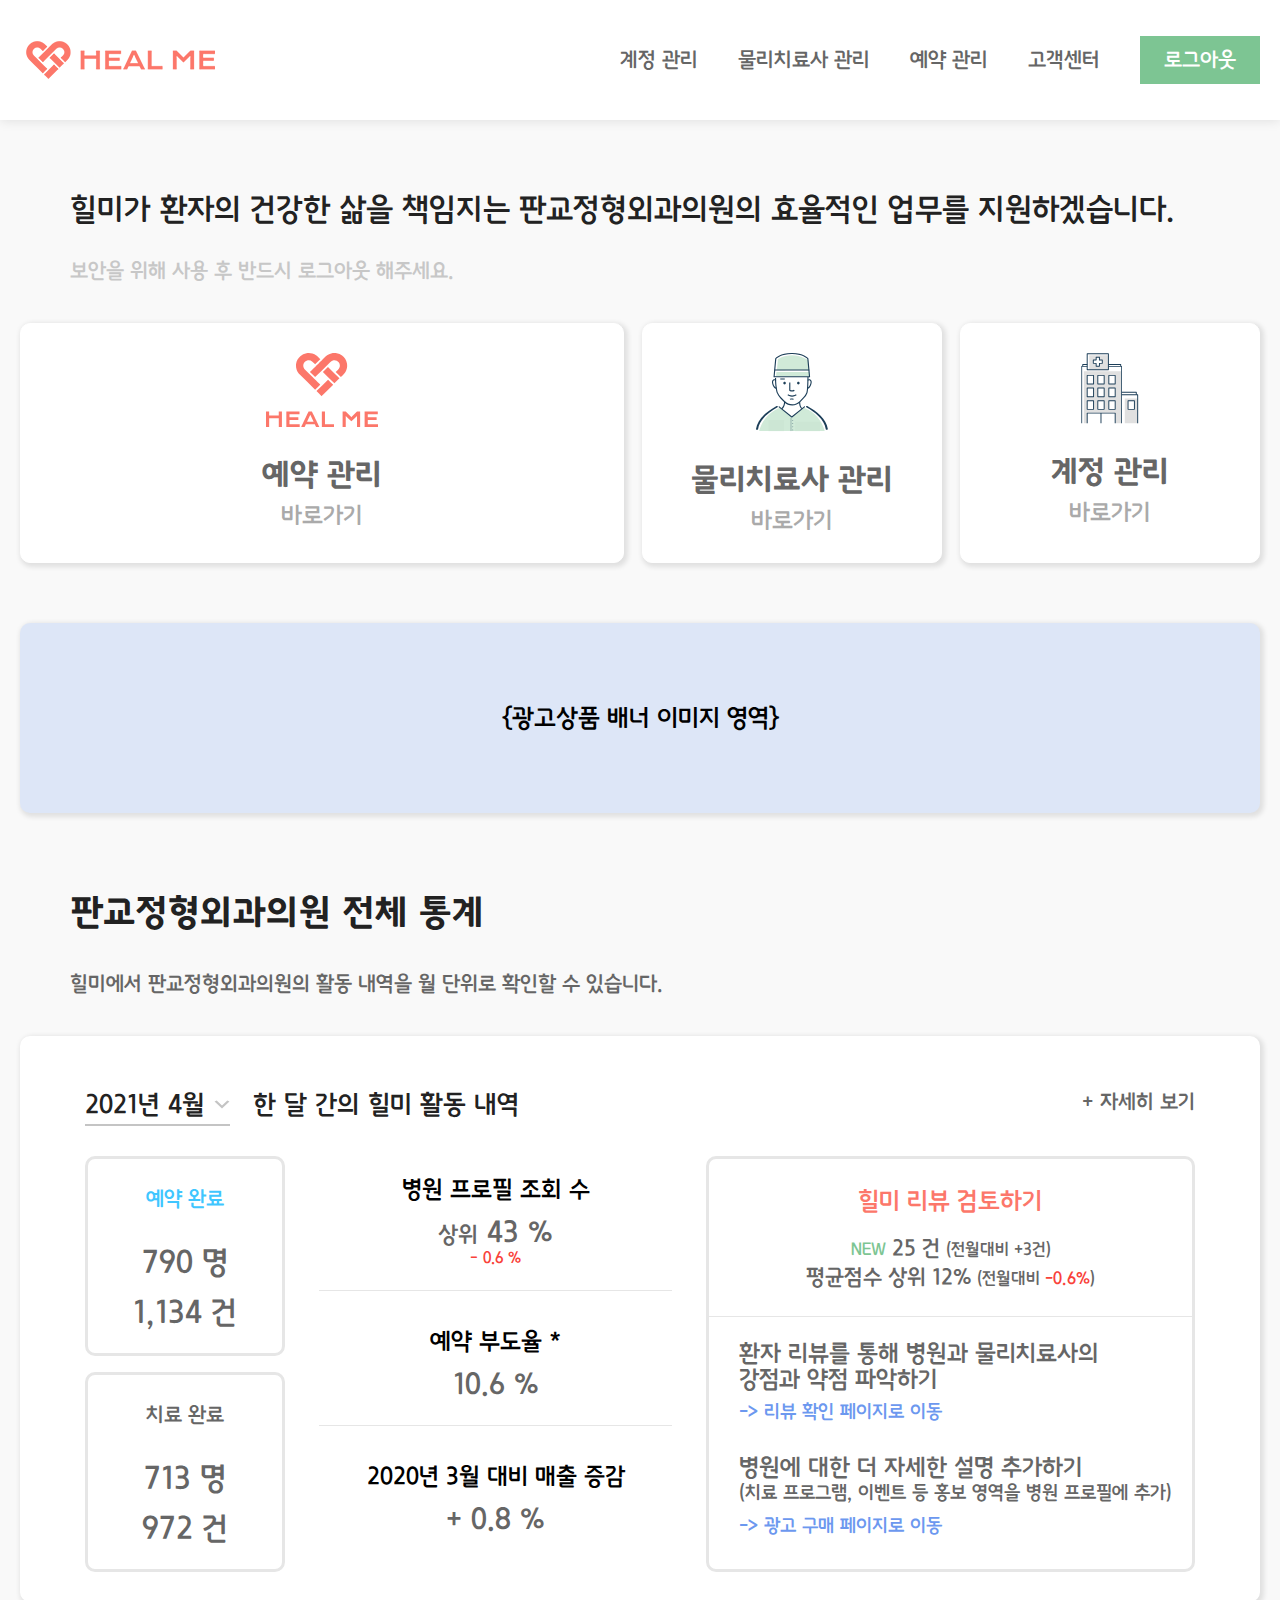
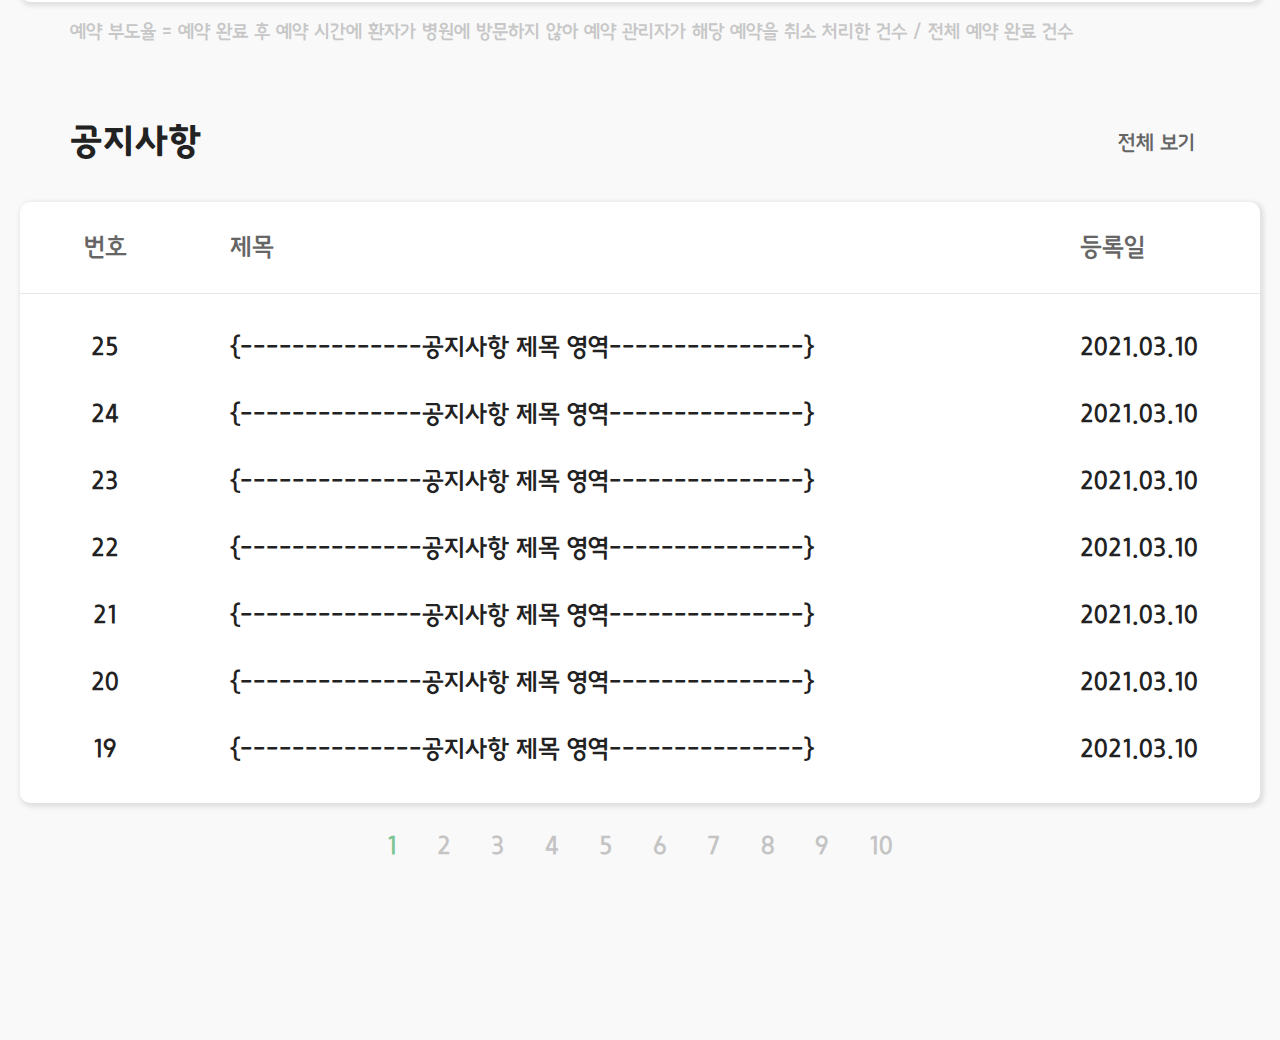
<file: ui1.html>
<!DOCTYPE html>
<html lang="ko">
<head>
    <meta charset="UTF-8">
    <!-- <meta content="width=device-width, initial-scale=1" name="viewport" /> -->
    <meta name="viewport" content="width=1280">
    <meta http-equiv="X-UA-Compatible" content="IE=edge, chrome=1">
    <meta property="og:type" content="website">
    <meta property="og:title" content="HEAL ME">
    <meta property="og:description" content="HEAL ME">
    <!-- <meta property="og:image" content="assets/images/og.png"> -->
    <meta property="og:url" content="">
    <title>HEAL ME</title>
    <!-- <link rel="shortcut icon" type="image/x-icon" href="assets/images/favicon.ico" /> -->
    <link type="text/css" rel="stylesheet" href="assets/css/healme_font.css" />
        <link type="text/css" rel="stylesheet" href="assets/css/healme_default.css" />
</head>
<body>
<div class="bg_dimmed"></div>
<div id="wrap" class="healme_wrap admin"><!--병원 계정 시 hospital class 추가 -->
    <header>
        <div class="inner">
            <h1><a href="/"><img src="assets/img/logo.svg" alt="HEAL ME"></a></h1>
            <nav>
                <ul>
                    <li><a href="#a">계정 관리</a></li>
                    <li><a href="#a">물리치료사 관리</a></li>
                    <li><a href="#a">예약 관리</a></li>
                    <li><a href="#a">고객센터</a></li>
                    <li class="logout"><a href="#a">로그아웃</a></li>
                </ul>
            </nav>
        </div>
    </header>
    <div class="admin_container">
        <section class="cont_top">
            <p class="tit">힐미가 환자의 건강한 삶을 책임지는 판교정형외과의원의 효율적인 업무를 지원하겠습니다.</p>
            <p class="stit">보안을 위해 사용 후 반드시 로그아웃 해주세요.</p>
            <ul class="link_list">
                <li class="card">
                    <a href="#a">
                        <img src="assets/img/link_ico_01.svg" alt="" width="112">
                        <b>예약 관리</b>
                        <span>바로가기</span>
                    </a>
                </li>
                <li class="card">
                    <a href="#a">
                        <img src="assets/img/link_ico_02.svg" alt="" width="72">
                        <b>물리치료사 관리</b>
                        <span>바로가기</span>
                    </a>
                </li>
                <li class="card">
                    <a href="#a">
                        <img src="assets/img/link_ico_03.svg" alt="" width="58">
                        <b>계정 관리</b>
                        <span>바로가기</span>
                    </a>
                </li>
            </ul>
        </section>
        
        <!-- banner zone -->
        <aside class="ad_banner_wrap card">
            <p>{광고상품 배너 이미지 영역}</p>
        </aside>

        <!-- 통계 -->
        <section class="statistics_wrap">
            <h2>판교정형외과의원 전체 통계</h2>
            <p class="stit">힐미에서 판교정형외과의원의 활동 내역을 월 단위로 확인할 수 있습니다.</p>
            <div class="card inner_cont">
                <div class="sort_top">
                    <select name="" id="selectMonthly">
                        <option value="">2021년 4월</option>
                        <option value="">2021년 5월</option>
                        <option value="">2021년 6월</option>
                    </select>
                    <label for="selectMonthly">한 달 간의 힐미 활동 내역</label>
                </div>
                <div class="info_wrap">
                    <div class="done_info">
                        <dl class="box reservation">
                            <dt>예약 완료</dt>
                            <dd>790 명</dd>
                            <dd>1,134 건</dd>
                        </dl>
                        <dl class="box cure">
                            <dt>치료 완료</dt>
                            <dd>713 명</dd>
                            <dd>972 건</dd>
                        </dl>
                    </div>
                    <div class="data_per">
                        <dl>
                            <dt>병원 프로필 조회 수</dt>
                            <dd><span>상위</span> 43 %</dd>
                            <dd>- 0.6 %</dd>
                        </dl>
                        <dl>
                            <dt>예약 부도율 *</dt>
                            <dd>10.6 %</dd>
                        </dl>
                        <dl>
                            <dt>2020년 3월 대비 매출 증감</dt>
                            <dd>+ 0.8 %</dd>
                        </dl>
                    </div>
                    <div class="report_txt">
                        <div class="report_top">
                            <p class="t1">힐미 리뷰 검토하기</p>
                            <p class="t2">
                                <span class="new">NEW</span>
                                <span>25 건</span>
                                <span class="s1">(전월대비 +3건)</span>
                            </p>
                            <p class="t2">
                                <span>평균점수 상위 12%</span>
                                <span class="s1">(전월대비 <i>-0.6%</i>)</span>
                            </p>
                        </div>
                        <div class="report_btm">
                            <p class="t1">
                                환자 리뷰를 통해 병원과 물리치료사의 <br>
                                강점과 약점 파악하기
                            </p>
                            <a href="#a">-> 리뷰 확인 페이지로 이동</a>
                            <p class="t1">
                                병원에 대한 더 자세한 설명 추가하기
                                <span>(치료 프로그램, 이벤트 등 홍보 영역을 병원 프로필에 추가)</span>
                            </p>
                            <a href="#a">-> 광고 구매 페이지로 이동</a>
                        </div>
                    </div>
                </div>
                <a href="#a" class="link">+ 자세히 보기</a>
            </div>
            <p class="sub_txt">예약 부도율 = 예약 완료 후 예약 시간에 환자가 병원에 방문하지 않아 예약 관리자가 해당 예약을 취소 처리한 건수 / 전체 예약 완료 건수</p>

        </section>

        <!-- 공지사항 -->
        <section class="notice_wrap">
            <h2>공지사항</h2>
            <div class="card table_warp">
                <table>
                    <colgroup>
                        <col style="width:170px;">
                        <col style="width: auto">
                        <col style="width: 220px;">
                    </colgroup>
                    <thead>
                        <tr>
                            <th>번호</th>
                            <th>제목</th>
                            <th>등록일</th>
                        </tr>
                    </thead>
                    <tbody>
                        <tr>
                            <td>25</td>
                            <td><a href="#a">{--------------공지사항 제목 영역---------------}</a></td>
                            <td>2021.03.10</td>
                        </tr>
                        <tr>
                            <td>24</td>
                            <td><a href="#a">{--------------공지사항 제목 영역---------------}</a></td>
                            <td>2021.03.10</td>
                        </tr>
                        <tr>
                            <td>23</td>
                            <td><a href="#a">{--------------공지사항 제목 영역---------------}</a></td>
                            <td>2021.03.10</td>
                        </tr>
                        <tr>
                            <td>22</td>
                            <td><a href="#a">{--------------공지사항 제목 영역---------------}</a></td>
                            <td>2021.03.10</td>
                        </tr>
                        <tr>
                            <td>21</td>
                            <td><a href="#a">{--------------공지사항 제목 영역---------------}</a></td>
                            <td>2021.03.10</td>
                        </tr>
                        <tr>
                            <td>20</td>
                            <td><a href="#a">{--------------공지사항 제목 영역---------------}</a></td>
                            <td>2021.03.10</td>
                        </tr>
                        <tr>
                            <td>19</td>
                            <td><a href="#a">{--------------공지사항 제목 영역---------------}</a></td>
                            <td>2021.03.10</td>
                        </tr>
                    </tbody>
                </table>
            </div>
            <div class="paging">
                <a href="#a" class="on">1</a>
                <a href="#a">2</a>
                <a href="#a">3</a>
                <a href="#a">4</a>
                <a href="#a">5</a>
                <a href="#a">6</a>
                <a href="#a">7</a>
                <a href="#a">8</a>
                <a href="#a">9</a>
                <a href="#a">10</a>
            </div>
            <a href="#a" class="link">전체 보기</a>
        </section>
    </div>
    <!-- <footer></footer> -->
</div>
<script type="text/javascript" src="assets/libs/jquery-3.4.1.min.js"></script>
<script type="text/javascript" src="assets/js/healme_info.js"></script>
</body>
</html>
</file>
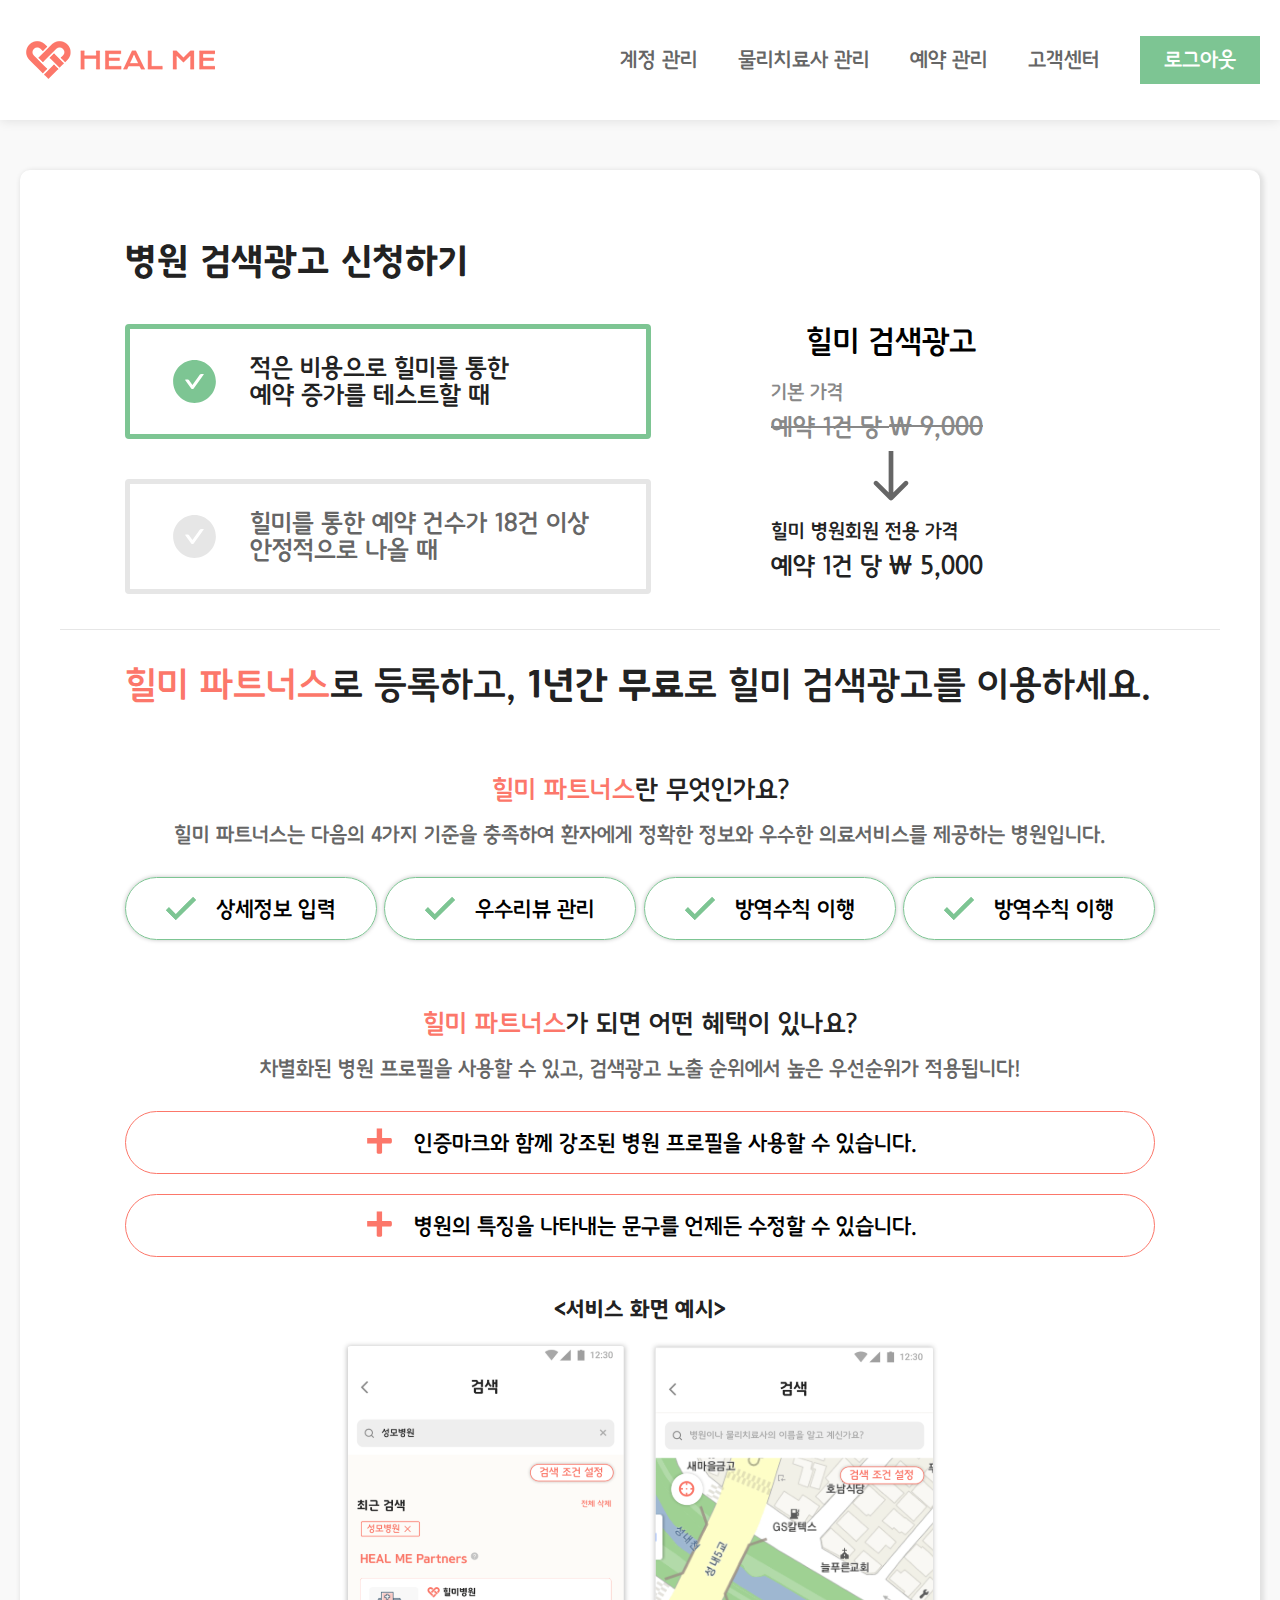
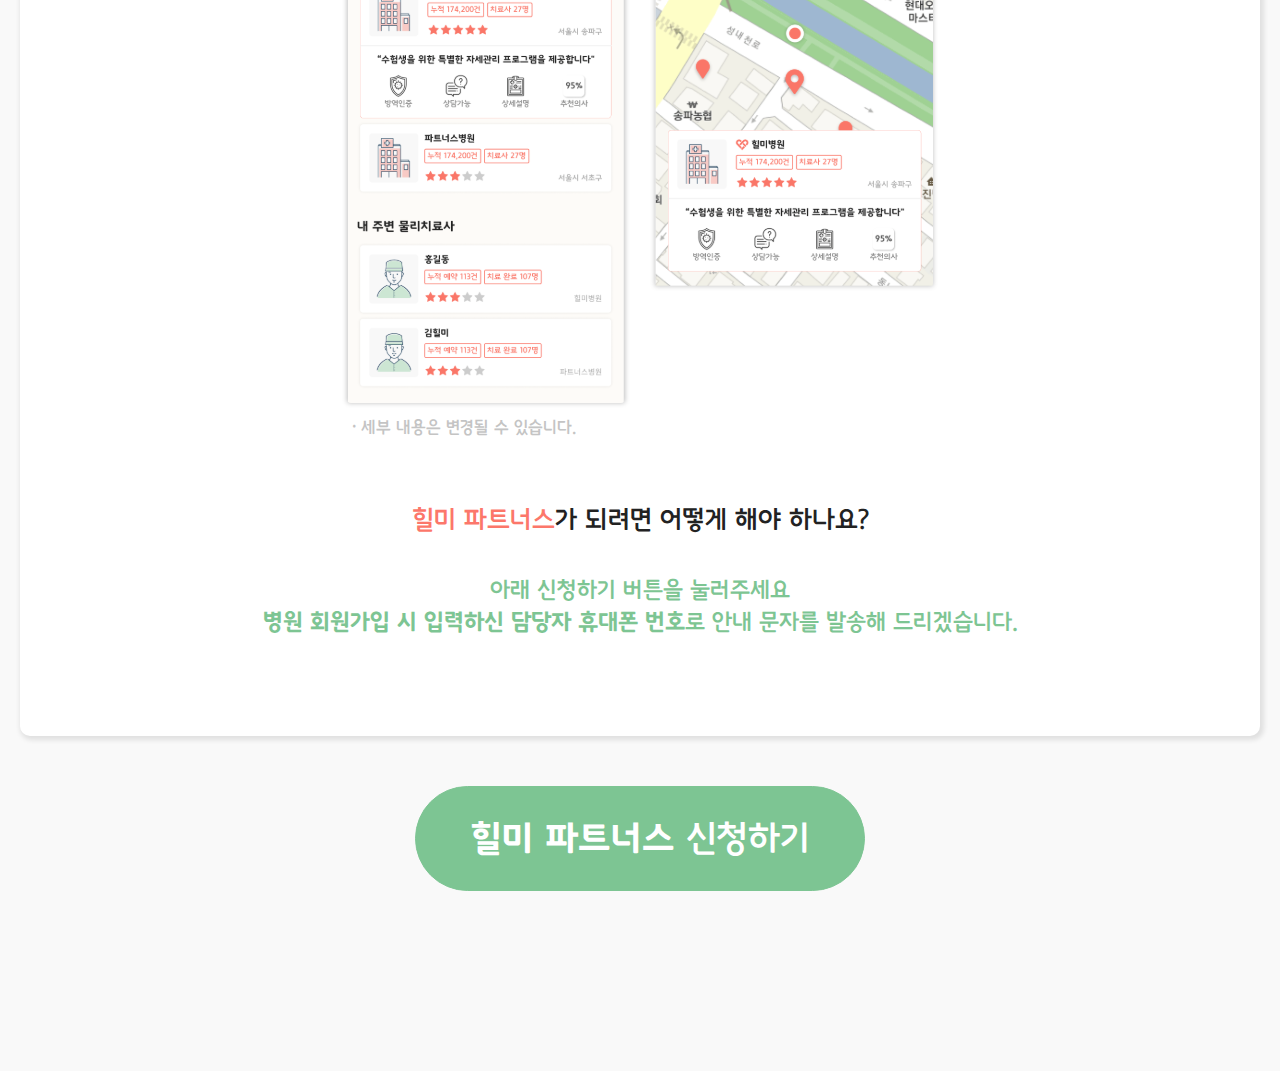
<file: ui2.html>
<!DOCTYPE html>
<html lang="ko">
<head>
    <meta charset="UTF-8">
    <!-- <meta content="width=device-width, initial-scale=1" name="viewport" /> -->
    <meta name="viewport" content="width=1280">
    <meta http-equiv="X-UA-Compatible" content="IE=edge, chrome=1">
    <meta property="og:type" content="website">
    <meta property="og:title" content="HEAL ME">
    <meta property="og:description" content="HEAL ME">
    <!-- <meta property="og:image" content="assets/images/og.png"> -->
    <meta property="og:url" content="">
    <title>HEAL ME</title>
    <!-- <link rel="shortcut icon" type="image/x-icon" href="assets/images/favicon.ico" /> -->
    <link type="text/css" rel="stylesheet" href="assets/css/healme_font.css" />
        <link type="text/css" rel="stylesheet" href="assets/css/healme_default.css" />
</head>
<body>
<div class="bg_dimmed"></div>
<div id="wrap" class="healme_wrap admin"><!--병원 계정 시 hospital class 추가 -->
    <header>
        <div class="inner">
            <h1><a href="/"><img src="assets/img/logo.svg" alt="HEAL ME"></a></h1>
            <nav>
                <ul>
                    <li><a href="#a">계정 관리</a></li>
                    <li><a href="#a">물리치료사 관리</a></li>
                    <li><a href="#a">예약 관리</a></li>
                    <li><a href="#a">고객센터</a></li>
                    <li class="logout"><a href="#a">로그아웃</a></li>
                </ul>
            </nav>
        </div>
    </header>
    <div class="admin_container">
        <section class="card application_guide">
            <div class="top_cont">
                <h2>병원 검색광고 신청하기</h2>
                <div class="price_info">
                    <ul>
                        <li rel="p1" class="on">
                            적은 비용으로 힐미를 통한<br>
                            예약 증가를 테스트할 때
                        </li>
                        <li rel="p2">
                            힐미를 통한 예약 건수가 18건 이상<br>
                            안정적으로 나올 때
                        </li>
                    </ul>
                    <div class="price_wrap">
                        <div id="p1" class="on">
                            <p class="t1">힐미 검색광고</p>
                            <dl>
                                <dt>기본 가격</dt>
                                <dd><strike>예약 1건 당 <span>￦ 9,000</span></strike></dd>
                            </dl>
                            <dl class="membership">
                                <dt>힐미 병원회원 전용 가격</dt>
                                <dd>예약 1건 당 <span>￦ 5,000</span></dd>
                            </dl>
                        </div>
    
                        <div id="p2">
                            <p class="t1">힐미 검색광고</p>
                            <dl>
                                <dt>기본 가격</dt>
                                <dd><strike><span>￦ 160,000</span> / 30 일</strike></dd>
                            </dl>
                            <dl class="membership">
                                <dt>힐미 병원회원 전용 가격</dt>
                                <dd><span>￦ 90,000</span> / 30 일</dd>
                            </dl>
                        </div>
                    </div>
                </div>
            </div>

            <!-- 힐미 파트너스란? -->
            <section class="cont_info">
                <h2><span>힐미 파트너스</span>로 등록하고, <b>1년간 무료</b>로 힐미 검색광고를 이용하세요.</h2>
                <h3><span>힐미 파트너스</span>란 무엇인가요?</h3>
                <p class="t1">힐미 파트너스는 다음의 4가지 기준을 충족하여 환자에게 정확한 정보와 우수한 의료서비스를 제공하는 병원입니다.</p>
                <ul class="partners_info">
                    <li>상세정보 입력</li>
                    <li>우수리뷰 관리</li>
                    <li>방역수칙 이행</li>
                    <li>방역수칙 이행</li>
                </ul>
                <h3><span>힐미 파트너스</span>가 되면 어떤 혜택이 있나요?</h3>
                <p class="t1">차별화된 병원 프로필을 사용할 수 있고, 검색광고 노출 순위에서 높은 우선순위가 적용됩니다!</p>
                <ul class="benefits_list">
                    <li><span>인증마크와 함께 강조된 병원 프로필을 사용할 수 있습니다.</span></li>
                    <li><span>병원의 특징을 나타내는 문구를 언제든 수정할 수 있습니다.</span></li>
                </ul>
                <p class="t2"><서비스 화면 예시></p>
                <ul class="service_img">
                    <li>
                        <img src="assets/img/img_service01.svg" alt="">
                        <p>&middot; 세부 내용은 변경될 수 있습니다.</p>
                    </li>
                    <li><img src="assets/img/img_service02.svg" alt=""></li>
                </ul>
                <h3><span>힐미 파트너스</span>가 되려면 어떻게 해야 하나요?</h3>
                <p class="t3">
                    아래 신청하기 버튼을 눌러주세요 <br>
                    <b>병원 회원가입 시 입력하신 담당자 휴대폰 번호</b>로 안내 문자를 발송해 드리겠습니다.
                </p>
            </section>
        </section>
        <button class="btn_apply">힐미 파트너스 <span>신청하기</span></button>
    </div>
    <!-- <footer></footer> -->
</div>
<script type="text/javascript" src="assets/libs/jquery-3.4.1.min.js"></script>
<script type="text/javascript" src="assets/js/healme_info.js"></script>
</body>
</html>
</file>
<file: assets/css/healme_font.css>
@charset 'utf-8';

@font-face {
  font-family: 'Godo';
  font-style: normal;
  font-weight: 400;
  src: local('Godo'), /* computer */
    url('../fonts/GodoM.woff') format('woff'); /* Safari, Android, iOS */
}
@font-face {
  font-family: 'Godo';
  font-style: normal;
  font-weight: 700;
  src: local('Godo'), /* computer */
    url('../fonts/GodoB.woff') format('woff'); /* Safari, Android, iOS */
}
</file>
<file: assets/css/healme_default.css>
@charset "utf-8";
html, body { height:100%; -webkit-text-size-adjust:none; font-family:"Godo", dotum,"돋움",Arial,Sans-serif; font-size:24px;color:#666;background-color: #F9F9F9;}
body, input, select, button, textarea, h1, h2, h3, h4, h5, h6, table { line-height:1.5; font:inherit; color:inherit; }
html, body, div, form, input, select, button, textarea, legend, fieldset, h1, h2, h3, h4, h5, h6, ul, ol, dl, li, dt, dd, blockquote, address, p, th, td, caption { margin:0; padding:0; font-style: normal;box-sizing: border-box;}
ol, ul, li { list-style:none; }
img, fieldset { vertical-align:middle; border:0 none; }
input, select, textarea { vertical-align:middle; resize:none; }
input[type=text], input[type=password], input[type=submit], input[type=search], input[type=email], input[type=tel], textarea { -webkit-appearance:none; border-radius: 0;}
select {padding:5px 20px 5px 10px;-webkit-border-radius:0; -moz-border-radius:0; -o-border-radius:0; border-radius:0;-webkit-appearance:none; border-radius: 0;border:1px solid #c9c9c9;}
/* Select box 스타일 초기화 */ 
select {-webkit-appearance: none;-moz-appearance: none;appearance: none;}
/* IE 에서 Select box 화살표 제거 */ 
select::-ms-expand { display: none; }
button { border:0 none; background:transparent; cursor:pointer; }
hr { display:none; }
legend, .hide { position:absolute; left:-9999px; }
table caption { width:0; height:0; visibility:hidden; text-indent:-9999px; font-size:0; line-height:0; }
table { border-collapse:collapse; border-spacing:0; }
header, footer, section, article, aside, nav, hgroup, details, menu, figure, figcaption { display:block; box-sizing: border-box;}
/* common */
.left_box {float:left;}
.right_box {float:right;}
.blind {width:1px;height:1px;font-size:0;line-height:0;position:absolute;top:0;left:-1000%;overflow:hidden;}
a { color:inherit; text-decoration:none; }
a:active, a:hover, a:focus { text-decoration:none; }
.clear:after {content: '';display: block;clear: both;}
.fl {float: left;}
.fr {float: right;}
.m_br {display: none;}
.pc_br {display: block;}
.wrap {position: relative;width:100%;max-width: 1920px;margin:0 auto;}
.bg_dimmed {display:none;position:fixed;left:0;top:0;background:rgba(0,0,0,0.8);width:100%;height:100%;z-index:100;}

/* header */
header {width:100%;height:120px;background-color: #fff;box-shadow: 0px 0px 12px rgba(0, 0, 0, 0.12);display: flex;align-items: center;}
header h1 {margin-left: 17%;}
header nav {margin-left: auto;margin-right: 17%;}
header nav ul {display: flex;font-size: 20px;color:#666;align-items: center;}
header nav li.on {color:#7DC593}
header nav li {margin-left: 40px;}
header nav li.logout {background-color: #7DC593;width: 120px;height: 48px;color:#fff;display: flex;justify-content: center;align-items: center;}
header .m_btn {display: none;}
header .closed_menu {display: none;}
.admin header .inner {width: 1240px;margin:0 auto;display: flex;align-items: center;justify-content: space-between;}
.admin header h1 {margin-left: 0;}
.admin header nav {margin-right: 0;}
/* footer */

/* container */
.card {background: #FFF;box-shadow: 2px 2px 5px 2px rgba(0, 0, 0, 0.1);border-radius: 10px;}
.admin_container {width:1240px;margin:0 auto;padding-bottom: 180px;}
.admin_container h2 {font-size: 35px;font-weight: 700;color:#222;}
.admin_container .cont_top {padding-top:78px}
.admin_container .cont_top .tit {font-size: 30px;line-height: 22px;color: #222;margin:0 0 0 50px;}
.admin_container .cont_top .stit {font-size: 20px;line-height: 23px;color: #C7C7C7;margin:40px 0 0 50px;}
.admin_container .cont_top .link_list {display: flex;justify-content: space-between;margin-top: 40px;}
.admin_container .cont_top .link_list li {width: 300px;padding:29px 0;border: 1px solid #fff;}
.admin_container .cont_top .link_list li a {display: flex;flex-direction: column;justify-content: center;align-items: center;}
.admin_container .cont_top .link_list li b {font-size: 30px;color:#666;margin-top: 30px;}
.admin_container .cont_top .link_list li span {font-size: 23px;color:#aaa;margin-top: 11px;}
.admin_container .cont_top .link_list li:nth-child(1) {width: 604px;}
.admin_container .cont_top .link_list li:nth-child(1):hover {border: 1px solid #FC776A;}
.admin_container .cont_top .link_list li:nth-child(1):hover b,
.admin_container .cont_top .link_list li:nth-child(1):hover span {color:#FC776A;}
.admin_container .cont_top .link_list li:nth-child(2) {}
.admin_container .cont_top .link_list li:nth-child(2):hover {border: 1px solid #7DC593;}
.admin_container .cont_top .link_list li:nth-child(2):hover b,
.admin_container .cont_top .link_list li:nth-child(2):hover span {color:#7DC593;}
.admin_container .cont_top .link_list li:nth-child(3) {}
.admin_container .cont_top .link_list li:nth-child(3):hover {border: 1px solid #000000;}
.admin_container .cont_top .link_list li:nth-child(3):hover b,
.admin_container .cont_top .link_list li:nth-child(3):hover span {color:#000;}

.admin_container .ad_banner_wrap {margin-top: 60px;background-color: #DDE6F7;min-height: 190px;display: flex;justify-content: center;align-items: center;}
.admin_container .ad_banner_wrap p {color:#000;text-align: center;}
.admin_container .ad_banner_wrap {width: 100%;}

.admin_container .statistics_wrap {margin-top: 80px;}
.admin_container .statistics_wrap h2 {font-size: 35px;margin-left: 50px;}
.admin_container .statistics_wrap .stit {font-size: 20px;margin:40px 0 0 50px;}
.admin_container .statistics_wrap .inner_cont {margin-top:40px;padding:50px 65px 30px;position: relative;}
.admin_container .statistics_wrap .inner_cont .link {font-size: 20px;color:#666;position: absolute;right:65px;top:55px;}
.admin_container .statistics_wrap .sort_top {font-size: 25px;color:#222;}
.admin_container .statistics_wrap .sort_top select {border: 0 solid #000;border-bottom: 2px solid #C4C4C4;padding-right: 25px;background: url(../img/ico_select.svg) no-repeat 100% 50% / 16px;padding-left: 0;margin-right: 15px;}
.admin_container .statistics_wrap .info_wrap {margin-top: 30px;display: flex;justify-content: space-between;}
.admin_container .statistics_wrap .done_info .box {border: 3px solid #E6E6E6;border-radius: 10px;width: 200px;height: 200px;text-align: center;padding-top: 29px;}
.admin_container .statistics_wrap .done_info .box dt {font-size: 20px;margin-bottom: 34px;}
.admin_container .statistics_wrap .done_info .box dd {font-size: 30px;color:#666;margin-top: 16px;}
.admin_container .statistics_wrap .done_info .box.reservation {margin-bottom: 16px;}
.admin_container .statistics_wrap .done_info .box.reservation dt {color:#3FC6FF;}
.admin_container .statistics_wrap .data_per {width: 353px;}
.admin_container .statistics_wrap .data_per dl {border-top: 1px solid #E6E6E6;text-align: center;padding-top: 37px;padding-bottom: 24px;}
.admin_container .statistics_wrap .data_per dl:first-child {border-top: 0 solid #000;padding-top: 20px;}
.admin_container .statistics_wrap .data_per dt {font-size: 23px;color:#000;margin-bottom: 15px;}
.admin_container .statistics_wrap .data_per dd {font-size: 28px;}
.admin_container .statistics_wrap .data_per dd + dd {font-size: 15px;color:#F9423A;}
.admin_container .statistics_wrap .data_per dd span {font-size: 22px;}
.admin_container .statistics_wrap .report_txt {width: 489px;border: 3px solid #E6E6E6;border-radius: 10px;}
.admin_container .statistics_wrap .report_txt .report_top {text-align: center;padding:29px 0 27px;border-bottom: 1px solid #E6E6E6;color:#666;}
.admin_container .statistics_wrap .report_txt .report_top .t1 {font-size: 24px;color: #FC776A;margin-bottom: 21px;}
.admin_container .statistics_wrap .report_txt .report_top .t2 {font-size: 21px;margin-top: 5px;}
.admin_container .statistics_wrap .report_txt .report_top .new {color: #7DC593;font-size: 16px;}
.admin_container .statistics_wrap .report_txt .report_top .s1 {font-size: 16px;}
.admin_container .statistics_wrap .report_txt .report_top .s1 i {font-style: normal;color: #F9423A;}
.admin_container .statistics_wrap .report_txt .report_btm {padding:23px 0 0 30px;}
.admin_container .statistics_wrap .report_txt .report_btm .t1 {font-size: 23px;line-height: 26px;}
.admin_container .statistics_wrap .report_txt .report_btm .t1 span {font-size: 18px;display: block;}
.admin_container .statistics_wrap .report_txt .report_btm a {font-size: 18px;color:#6C98EF;margin-top: 10px;display: inline-block;}
.admin_container .statistics_wrap .report_txt .report_btm a + .t1 {margin-top: 30px;}
.admin_container .statistics_wrap .sub_txt {font-size: 18px;color: #C7C7C7;margin:20px 0 0 50px;}

.admin_container .notice_wrap {margin-top: 80px;position: relative;}
.admin_container .notice_wrap h2 {font-size: 35px;margin-left: 50px;}
.admin_container .notice_wrap .link {font-size: 20px;color:#666;position: absolute;right:65px;top:10px;}
.admin_container .notice_wrap .table_warp {margin-top: 40px;padding-bottom: 40px;}
.admin_container .notice_wrap .table_warp table {width: 100%;table-layout: fixed;padding-bottom: 40px;}
.admin_container .notice_wrap .table_warp table th {font-size: 24px;padding:32px 0;text-align: left;border-bottom: 1px solid #E6E6E6;padding-left: 40px;font-weight: 400;}
.admin_container .notice_wrap .table_warp table td {padding:40px 0 0 40px;font-size: 24px;color:#222;}
.admin_container .notice_wrap .table_warp table th:nth-child(1),
.admin_container .notice_wrap .table_warp table td:nth-child(1) {text-align: center;padding-left: 0;}
.paging {display: flex;justify-content: center;margin-top: 30px;}
.paging a {font-size: 24px;margin:0 10px;padding:0 10px;color: #C4C4C4;}
.paging a.on,
.paging a:hover {color: #7DC593;}

/* 파트너스 신청하기 */
.admin .btn_apply {display: block;width: 450px;height: 105px; background: #7DC593;border: 1px solid #7DC593;box-sizing: border-box;border-radius: 100px;font-size: 35px;color:#fff;font-weight: 700;margin:0 auto;}
.admin .btn_apply span {font-weight:400;}
.application_guide {width: 1240px;margin:50px auto;padding:72px 40px 98px;}
.application_guide .top_cont {padding:0 65px 35px;border-bottom: 1px solid #E6E6E6;}
.application_guide .price_info {margin-top: 42px;display: flex;}
.application_guide .price_info > ul li {width: 526px;height: 115px;display: flex;align-items: center; border: 5px solid #E6E6E6;box-sizing: border-box;border-radius: 4px;font-size: 24px;padding-left: 120px;background: url(../img/ico_check_green_off.svg) no-repeat 43px 50% / 43px;cursor: pointer;}
.application_guide .price_info > ul li:first-child {margin-bottom: 40px;}
/* .application_guide .price_info > ul li:hover, */
.application_guide .price_info > ul li.on {border-color: #7DC593;color:#222;background: url(../img/ico_check_green_on.svg) no-repeat 43px 50% / 43px;}
.application_guide .price_wrap {margin-left: 120px;}
.application_guide .price_wrap > div {display: none;width: 240px;}
.application_guide .price_wrap > div.on {display: block;}
.application_guide .price_wrap > div .t1 {font-size: 30px;color:#000;text-align: center;margin-bottom: 24px;}
.application_guide .price_wrap > div dt {font-size: 19px;}
.application_guide .price_wrap > div dd {font-size: 24px;margin-top: 10px;}
.application_guide .price_wrap > div dd span {font-size: 25px;}
.application_guide .price_wrap > div dl {color:#888;}
.application_guide .price_wrap > div dl + dl {margin-top: 80px;color:#222;position: relative;}
.application_guide .price_wrap > div dl + dl::before {content: '';width: 50px;height: 50px; display: block;text-align: center;background: url(../img/ico_arrow_down.svg) no-repeat 50% / 50px 50px;position: absolute;left: 50%;top:-70px;transform: translateX(-50%);}

.application_guide .cont_info {padding:35px 65px 0;}
.application_guide .cont_info h2 {font-size: 36px;font-weight: 400;}
.application_guide .cont_info h2 span {color: #FC776A;}
.application_guide .cont_info h2 b {font-weight: 700;}
.application_guide .cont_info h3 {text-align: center;margin-top: 70px;font-size: 25px;color:#222;}
.application_guide .cont_info h3 span {color: #FC776A;}
.application_guide .cont_info .t1 {margin-top: 20px;text-align: center;font-size: 20px;}
.application_guide .partners_info {display: flex;justify-content: space-between;margin-top: 30px;}
.application_guide .partners_info li {width: 252px;height: 63px;display: flex;align-items: center; border: 1px solid #7DC593;box-shadow: 0px 0px 4px rgba(0, 0, 0, 0.25);border-radius: 100px;padding-left: 90px;background: url(../img/ico_check_green.svg) no-repeat 40px 50% / 30px 23px;font-size: 21px;color:#000;}
.application_guide .benefits_list {margin: 30px 0 40px;}
.application_guide .benefits_list li {display: flex;align-items: center;width: 100%;height: 63px; border: 1px solid #FC776A;border-radius: 100px;justify-content: center;}
.application_guide .benefits_list li:first-child {margin-bottom: 20px;}
.application_guide .benefits_list li span {padding-left: 50px;position: relative;font-size: 21px;color:#000;}
.application_guide .benefits_list li span::before {content: "+";font-size: 54px;color: #FC776A;position: absolute;left: 0;top:-18px;}
.application_guide .t2 {text-align: center;font-size: 21px;color:#222;font-weight: 700;}
.application_guide .service_img {margin-top: 20px;display: flex;justify-content: center;}
.application_guide .service_img li {margin:0 10px;}
.application_guide .service_img p {font-size: 16px;color:#c4c4c4;padding-left: 10px;margin-top: 10px;}
.application_guide .t3 {text-align: center;font-size: 22px;color: #7DC593;font-weight: 400;margin-top: 40px;line-height: 32px;}
.application_guide .t3 b {font-weight: 700;}
</file>
